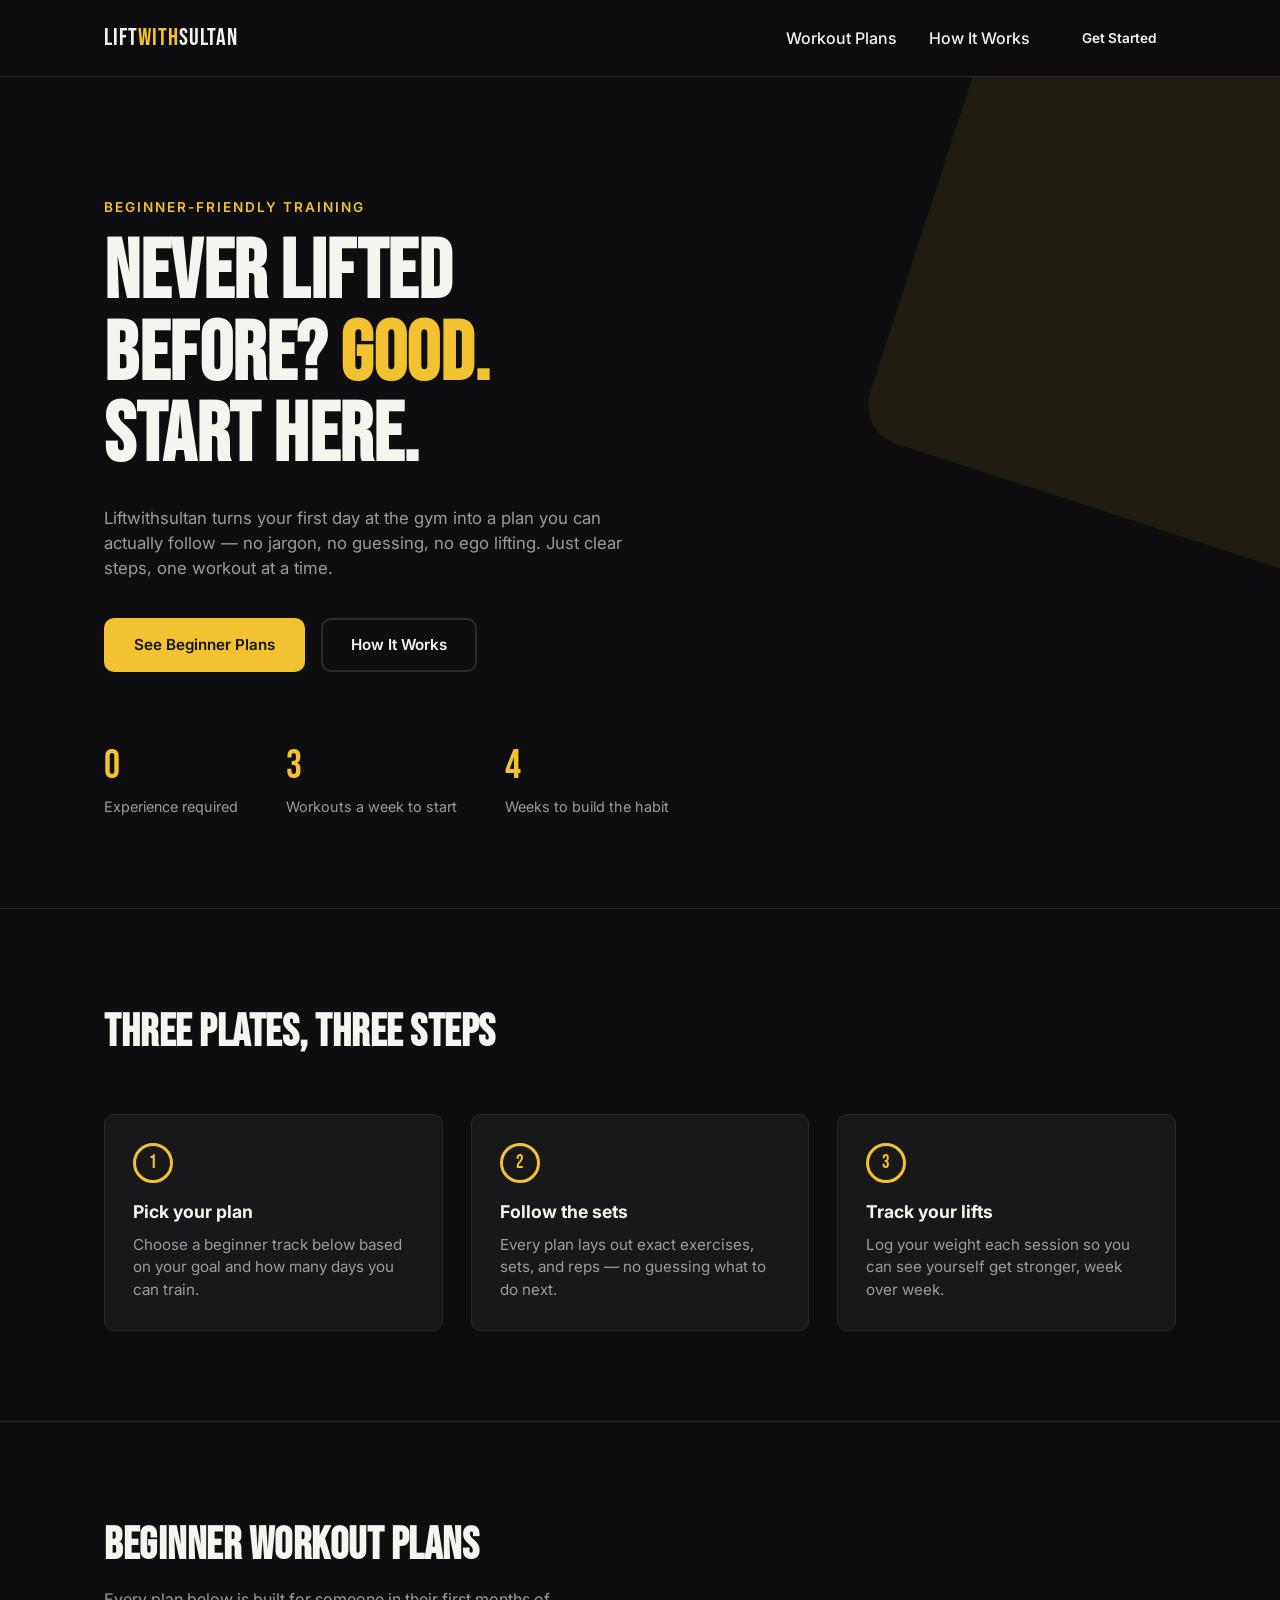
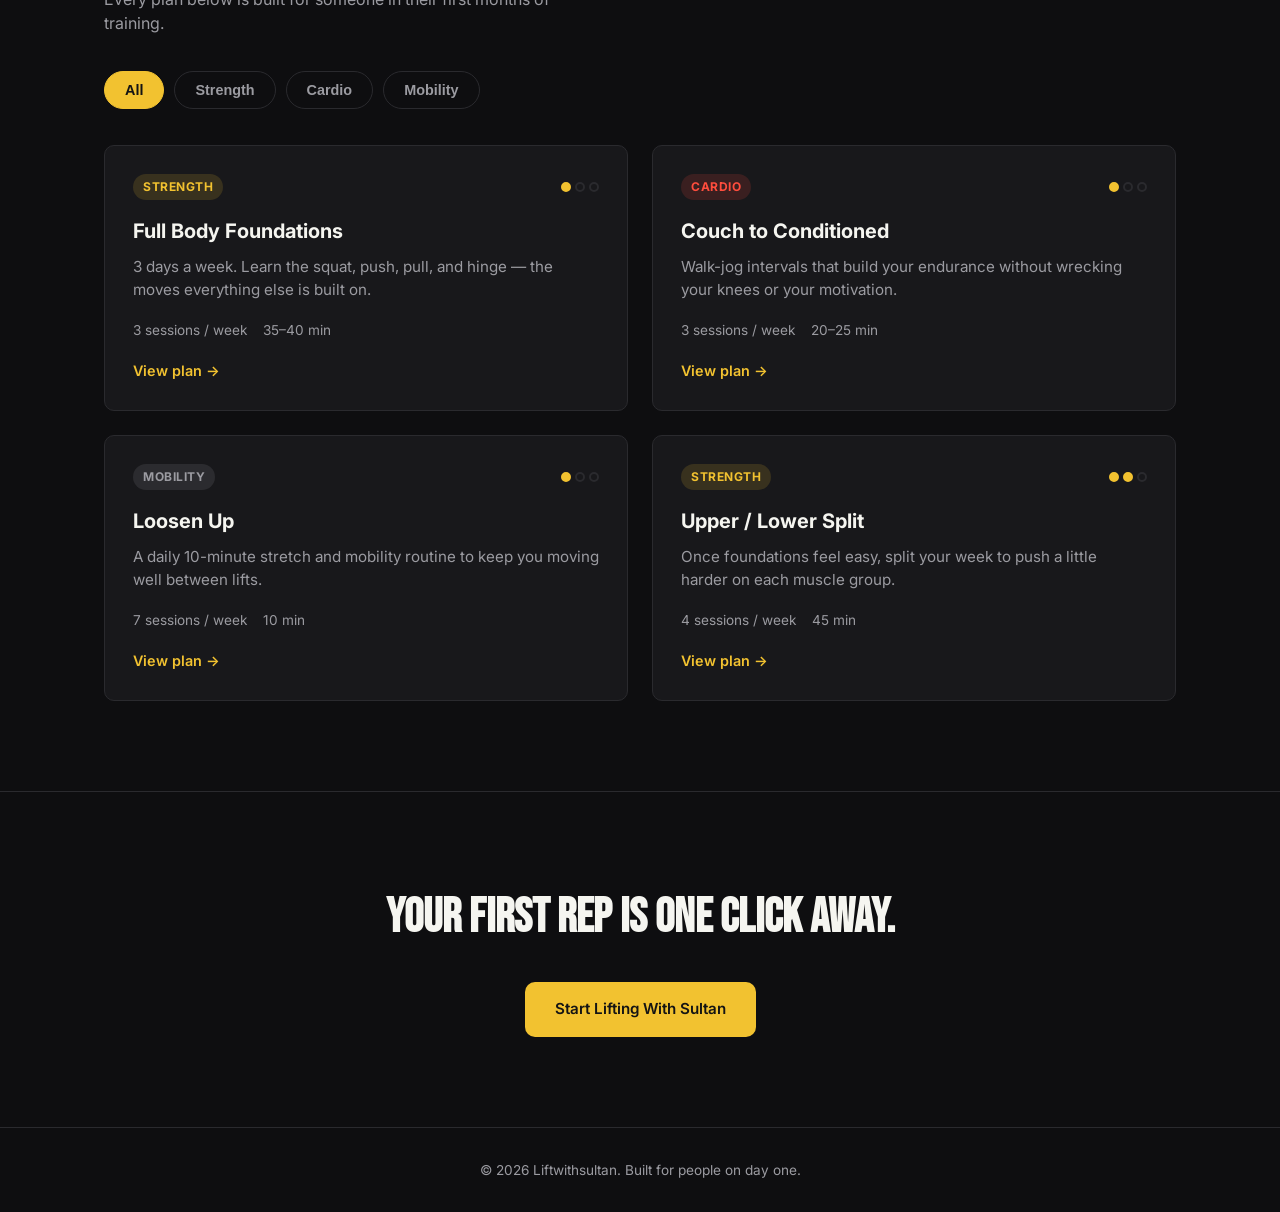
<file: index.html>
<!doctype html>
<html lang="en">
  <head>
    <meta charset="UTF-8" />
    <meta name="viewport" content="width=device-width, initial-scale=1.0" />
    <title>Liftwithsultan — Lift Without the Guesswork</title>
    <link rel="preconnect" href="https://fonts.googleapis.com" />
    <link rel="preconnect" href="https://fonts.gstatic.com" crossorigin />
    <link
      href="https://fonts.googleapis.com/css2?family=Bebas+Neue&family=Inter:wght@400;500;600;700&display=swap"
      rel="stylesheet"
    />
    <link rel="stylesheet" href="css/style.css" />
  </head>
  <body>
    <!-- ===== HEADER ===== -->
    <header class="site-header">
      <div class="container header-inner">
        <a href="#top" class="logo">LIFT<span>WITH</span>SULTAN</a>

        <nav class="nav" id="nav">
          <a href="#plans">Workout Plans</a>
          <a href="#how">How It Works</a>
          <a href="signup.html" class="btn btn-small">Get Started</a>
        </nav>

        <button
          class="nav-toggle"
          id="navToggle"
          aria-label="Toggle menu"
          aria-expanded="false"
        >
          <span></span><span></span><span></span>
        </button>
      </div>
    </header>

    <!-- ===== HERO ===== -->
    <section class="hero" id="top">
      <div class="hero-stripe" aria-hidden="true"></div>

      <div class="container hero-inner">
        <p class="eyebrow">Beginner-friendly training</p>
        <h1 class="hero-title">
          NEVER LIFTED<br />
          BEFORE? <span class="accent">GOOD.</span><br />
          START HERE.
        </h1>
        <p class="hero-sub">
          Liftwithsultan turns your first day at the gym into a plan you can
          actually follow — no jargon, no guessing, no ego lifting. Just clear
          steps, one workout at a time.
        </p>

        <div class="hero-actions">
          <a href="#plans" class="btn btn-primary">See Beginner Plans</a>
          <a href="#how" class="btn btn-ghost">How It Works</a>
        </div>

        <dl class="hero-stats">
          <div>
            <dt>0</dt>
            <dd>Experience required</dd>
          </div>
          <div>
            <dt>3</dt>
            <dd>Workouts a week to start</dd>
          </div>
          <div>
            <dt>4</dt>
            <dd>Weeks to build the habit</dd>
          </div>
        </dl>
      </div>
    </section>

    <!-- ===== HOW IT WORKS ===== -->
    <section class="how" id="how">
      <div class="container">
        <h2 class="section-title">Three plates, three steps</h2>
        <div class="how-grid">
          <div class="how-card">
            <span class="plate">1</span>
            <h3>Pick your plan</h3>
            <p>
              Choose a beginner track below based on your goal and how many days
              you can train.
            </p>
          </div>
          <div class="how-card">
            <span class="plate">2</span>
            <h3>Follow the sets</h3>
            <p>
              Every plan lays out exact exercises, sets, and reps — no guessing
              what to do next.
            </p>
          </div>
          <div class="how-card">
            <span class="plate">3</span>
            <h3>Track your lifts</h3>
            <p>
              Log your weight each session so you can see yourself get stronger,
              week over week.
            </p>
          </div>
        </div>
      </div>
    </section>

    <!-- ===== WORKOUT PLANS ===== -->
    <section class="plans" id="plans">
      <div class="container">
        <h2 class="section-title">Beginner workout plans</h2>
        <p class="section-sub">
          Every plan below is built for someone in their first months of
          training.
        </p>

        <div class="filter-tabs" id="filterTabs">
          <button class="tab active" data-filter="all">All</button>
          <button class="tab" data-filter="strength">Strength</button>
          <button class="tab" data-filter="cardio">Cardio</button>
          <button class="tab" data-filter="mobility">Mobility</button>
        </div>

        <div class="plan-grid" id="planGrid">
          <article class="plan-card" data-category="strength">
            <div class="plan-card-top">
              <span class="tag tag-strength">Strength</span>
              <span
                class="plate-rating"
                data-level="1"
                aria-label="Difficulty 1 of 3"
              >
                <span class="plate-dot filled"></span>
                <span class="plate-dot"></span>
                <span class="plate-dot"></span>
              </span>
            </div>
            <h3>Full Body Foundations</h3>
            <p>
              3 days a week. Learn the squat, push, pull, and hinge — the moves
              everything else is built on.
            </p>
            <ul class="plan-meta">
              <li>3 sessions / week</li>
              <li>35–40 min</li>
            </ul>
            <a href="#" class="plan-link">View plan &rarr;</a>
          </article>

          <article class="plan-card" data-category="cardio">
            <div class="plan-card-top">
              <span class="tag tag-cardio">Cardio</span>
              <span
                class="plate-rating"
                data-level="1"
                aria-label="Difficulty 1 of 3"
              >
                <span class="plate-dot filled"></span>
                <span class="plate-dot"></span>
                <span class="plate-dot"></span>
              </span>
            </div>
            <h3>Couch to Conditioned</h3>
            <p>
              Walk-jog intervals that build your endurance without wrecking your
              knees or your motivation.
            </p>
            <ul class="plan-meta">
              <li>3 sessions / week</li>
              <li>20–25 min</li>
            </ul>
            <a href="#" class="plan-link">View plan &rarr;</a>
          </article>

          <article class="plan-card" data-category="mobility">
            <div class="plan-card-top">
              <span class="tag tag-mobility">Mobility</span>
              <span
                class="plate-rating"
                data-level="1"
                aria-label="Difficulty 1 of 3"
              >
                <span class="plate-dot filled"></span>
                <span class="plate-dot"></span>
                <span class="plate-dot"></span>
              </span>
            </div>
            <h3>Loosen Up</h3>
            <p>
              A daily 10-minute stretch and mobility routine to keep you moving
              well between lifts.
            </p>
            <ul class="plan-meta">
              <li>7 sessions / week</li>
              <li>10 min</li>
            </ul>
            <a href="#" class="plan-link">View plan &rarr;</a>
          </article>

          <article class="plan-card" data-category="strength">
            <div class="plan-card-top">
              <span class="tag tag-strength">Strength</span>
              <span
                class="plate-rating"
                data-level="2"
                aria-label="Difficulty 2 of 3"
              >
                <span class="plate-dot filled"></span>
                <span class="plate-dot filled"></span>
                <span class="plate-dot"></span>
              </span>
            </div>
            <h3>Upper / Lower Split</h3>
            <p>
              Once foundations feel easy, split your week to push a little
              harder on each muscle group.
            </p>
            <ul class="plan-meta">
              <li>4 sessions / week</li>
              <li>45 min</li>
            </ul>
            <a href="#" class="plan-link">View plan &rarr;</a>
          </article>
        </div>

        <p class="empty-state" id="emptyState" hidden>
          No plans in this category yet — check back soon.
        </p>
      </div>
    </section>

    <!-- ===== CTA ===== -->
    <section class="cta">
      <div class="container cta-inner">
        <h2>Your first rep is one click away.</h2>
        <a href="signup.html" class="btn btn-primary"
          >Start Lifting With Sultan</a
        >
      </div>
    </section>

    <!-- ===== FOOTER ===== -->
    <footer class="site-footer">
      <div class="container">
        <p>&copy; 2026 Liftwithsultan. Built for people on day one.</p>
      </div>
    </footer>

    <script src="js/script.js"></script>
  </body>
</html>
</file>
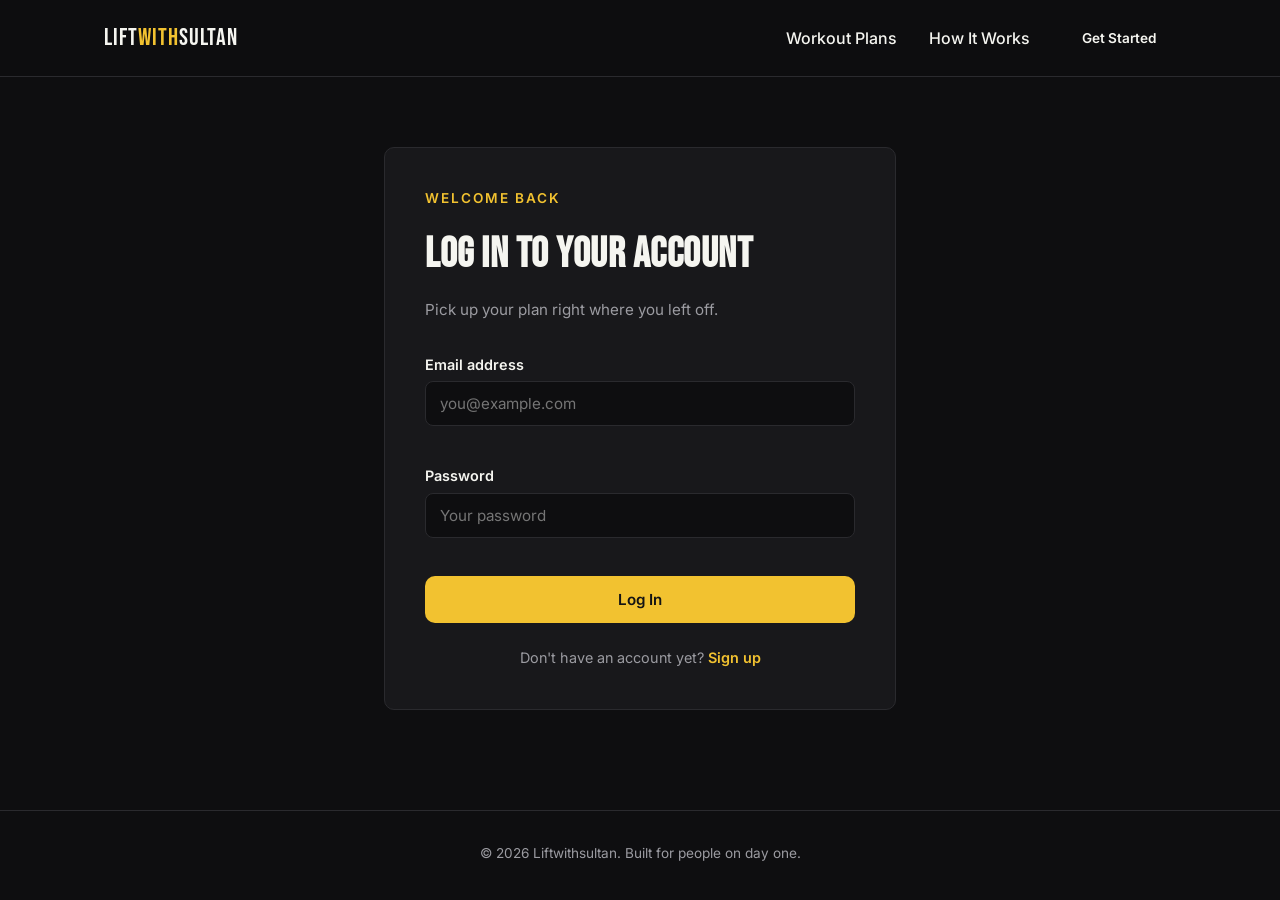
<file: login.html>
<!doctype html>
<html lang="en">
  <head>
    <meta charset="UTF-8" />
    <meta name="viewport" content="width=device-width, initial-scale=1.0" />
    <title>Log In — Liftwithsultan</title>
    <link rel="preconnect" href="https://fonts.googleapis.com" />
    <link rel="preconnect" href="https://fonts.gstatic.com" crossorigin />
    <link
      href="https://fonts.googleapis.com/css2?family=Bebas+Neue&family=Inter:wght@400;500;600;700&display=swap"
      rel="stylesheet"
    />
    <link rel="stylesheet" href="css/style.css" />
  </head>
  <body>
    <!-- ===== HEADER ===== -->
    <header class="site-header">
      <div class="container header-inner">
        <a href="index.html" class="logo">LIFT<span>WITH</span>SULTAN</a>
        <nav class="nav" id="nav">
          <a href="index.html#plans">Workout Plans</a>
          <a href="index.html#how">How It Works</a>
          <a href="signup.html" class="btn btn-small">Get Started</a>
        </nav>
        <button
          class="nav-toggle"
          id="navToggle"
          aria-label="Toggle menu"
          aria-expanded="false"
        >
          <span></span><span></span><span></span>
        </button>
      </div>
    </header>

    <!-- ===== LOG IN ===== -->
    <section class="auth-section">
      <div class="container auth-wrap auth-wrap-centered">
        <div class="auth-card">
          <p class="eyebrow">Welcome back</p>
          <h1 class="auth-title">Log in to your account</h1>
          <p class="auth-sub">Pick up your plan right where you left off.</p>

          <form id="loginForm" class="auth-form" novalidate>
            <div class="form-group">
              <label for="loginEmail">Email address</label>
              <input
                type="email"
                id="loginEmail"
                name="loginEmail"
                placeholder="you@example.com"
                autocomplete="email"
                required
              />
              <span class="field-error" data-for="loginEmail"></span>
            </div>

            <div class="form-group">
              <label for="loginPassword">Password</label>
              <input
                type="password"
                id="loginPassword"
                name="loginPassword"
                placeholder="Your password"
                autocomplete="current-password"
                required
              />
              <span class="field-error" data-for="loginPassword"></span>
            </div>

            <button type="submit" class="btn btn-primary btn-full">
              Log In
            </button>

            <p id="loginSuccess" class="form-success" hidden>
              Logged in! (This is a UI demo — no real account was checked.)
            </p>
          </form>

          <p class="auth-switch">
            Don't have an account yet? <a href="signup.html">Sign up</a>
          </p>
        </div>
      </div>
    </section>

    <!-- ===== FOOTER ===== -->
    <footer class="site-footer">
      <div class="container">
        <p>&copy; 2026 Liftwithsultan. Built for people on day one.</p>
      </div>
    </footer>

    <script src="js/script.js"></script>
    <script src="js/login.js"></script>
  </body>
</html>
</file>
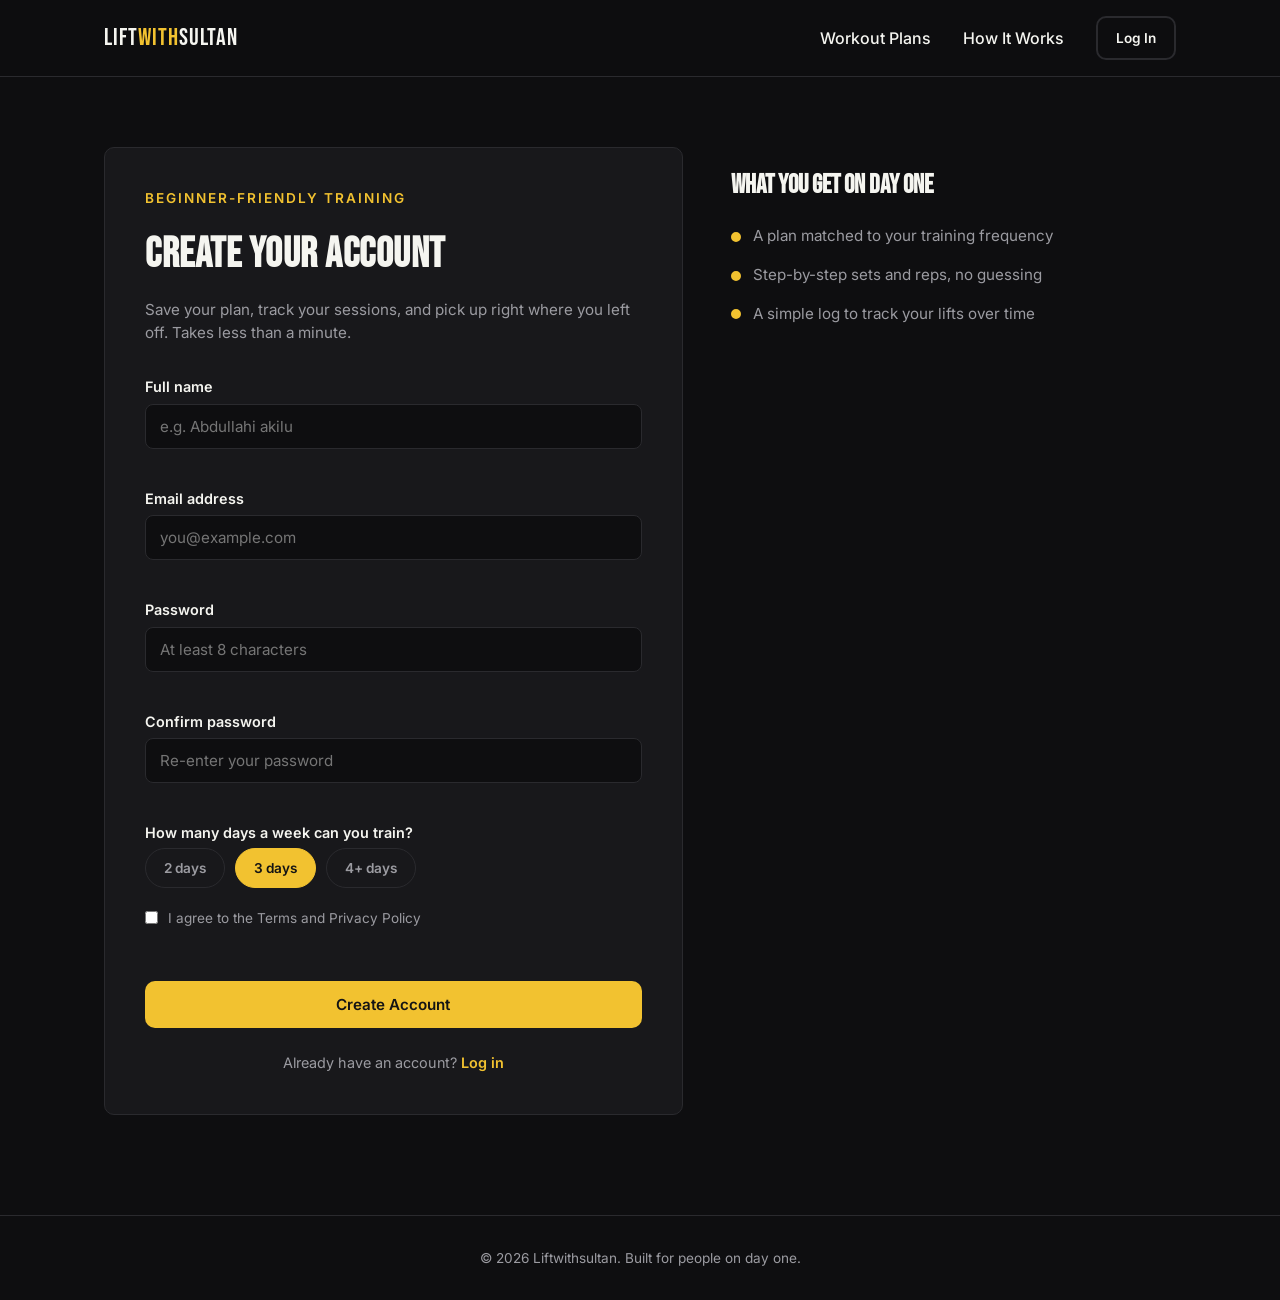
<file: signup.html>
<!doctype html>
<html lang="en">
  <head>
    <meta charset="UTF-8" />
    <meta name="viewport" content="width=device-width, initial-scale=1.0" />
    <title>Sign Up — Liftwithsultan</title>
    <link rel="preconnect" href="https://fonts.googleapis.com" />
    <link rel="preconnect" href="https://fonts.gstatic.com" crossorigin />
    <link
      href="https://fonts.googleapis.com/css2?family=Bebas+Neue&family=Inter:wght@400;500;600;700&display=swap"
      rel="stylesheet"
    />
    <link rel="stylesheet" href="css/style.css" />
  </head>
  <body>
    <!-- ===== HEADER ===== -->
    <header class="site-header">
      <div class="container header-inner">
        <a href="index.html" class="logo">LIFT<span>WITH</span>SULTAN</a>
        <nav class="nav" id="nav">
          <a href="index.html#plans">Workout Plans</a>
          <a href="index.html#how">How It Works</a>
          <a href="login.html" class="btn btn-small btn-ghost">Log In</a>
        </nav>
        <button
          class="nav-toggle"
          id="navToggle"
          aria-label="Toggle menu"
          aria-expanded="false"
        >
          <span></span><span></span><span></span>
        </button>
      </div>
    </header>

    <!-- ===== SIGN UP ===== -->
    <section class="auth-section">
      <div class="container auth-wrap">
        <div class="auth-card">
          <p class="eyebrow">Beginner-friendly training</p>
          <h1 class="auth-title">Create your account</h1>
          <p class="auth-sub">
            Save your plan, track your sessions, and pick up right where you
            left off. Takes less than a minute.
          </p>

          <form id="signupForm" class="auth-form" novalidate>
            <div class="form-group">
              <label for="fullName">Full name</label>
              <input
                type="text"
                id="fullName"
                name="fullName"
                placeholder="e.g. Abdullahi akilu"
                autocomplete="name"
                required
              />
              <span class="field-error" data-for="fullName"></span>
            </div>

            <div class="form-group">
              <label for="email">Email address</label>
              <input
                type="email"
                id="email"
                name="email"
                placeholder="you@example.com"
                autocomplete="email"
                required
              />
              <span class="field-error" data-for="email"></span>
            </div>

            <div class="form-group">
              <label for="password">Password</label>
              <input
                type="password"
                id="password"
                name="password"
                placeholder="At least 8 characters"
                autocomplete="new-password"
                required
                minlength="8"
              />
              <span class="field-error" data-for="password"></span>
            </div>

            <div class="form-group">
              <label for="confirmPassword">Confirm password</label>
              <input
                type="password"
                id="confirmPassword"
                name="confirmPassword"
                placeholder="Re-enter your password"
                autocomplete="new-password"
                required
              />
              <span class="field-error" data-for="confirmPassword"></span>
            </div>

            <fieldset class="form-group">
              <legend>How many days a week can you train?</legend>
              <div class="radio-row">
                <label class="radio-pill">
                  <input type="radio" name="frequency" value="2" />
                  <span>2 days</span>
                </label>
                <label class="radio-pill">
                  <input type="radio" name="frequency" value="3" checked />
                  <span>3 days</span>
                </label>
                <label class="radio-pill">
                  <input type="radio" name="frequency" value="4" />
                  <span>4+ days</span>
                </label>
              </div>
            </fieldset>

            <label class="checkbox-row">
              <input type="checkbox" id="terms" name="terms" required />
              <span>I agree to the Terms and Privacy Policy</span>
            </label>
            <span class="field-error" data-for="terms"></span>

            <button type="submit" class="btn btn-primary btn-full">
              Create Account
            </button>

            <p id="formSuccess" class="form-success" hidden>
              You're all set! (This is a UI demo — no account has actually been
              created.)
            </p>
          </form>

          <p class="auth-switch">
            Already have an account? <a href="login.html">Log in</a>
          </p>
        </div>

        <div class="auth-side">
          <h2>What you get on day one</h2>
          <ul class="auth-benefits">
            <li>
              <span class="plate-dot filled"></span> A plan matched to your
              training frequency
            </li>
            <li>
              <span class="plate-dot filled"></span> Step-by-step sets and reps,
              no guessing
            </li>
            <li>
              <span class="plate-dot filled"></span> A simple log to track your
              lifts over time
            </li>
          </ul>
        </div>
      </div>
    </section>

    <!-- ===== FOOTER ===== -->
    <footer class="site-footer">
      <div class="container">
        <p>&copy; 2026 Liftwithsultan. Built for people on day one.</p>
      </div>
    </footer>

    <script src="js/script.js"></script>
    <script src="js/signup.js"></script>
  </body>
</html>
</file>
<file: css/style.css>
/* =========================================
   LIFTWITHSULTAN — STYLES
   Theme: dark "gym floor" background with an
   iron-plate yellow accent and a red-orange
   used only for emphasis (intensity/CTA).
   ========================================= */

:root {
  /* colors */
  --bg: #0e0e10;
  --bg-card: #18181b;
  --bg-card-hover: #1f1f23;
  --text: #f5f5f0;
  --text-muted: #9b9ba1;
  --accent: #f2c230; /* iron plate yellow */
  --accent-dark: #c99b1c;
  --intensity: #ff4d3d; /* red-orange, used sparingly */
  --border: #2a2a2e;

  /* type */
  --font-display: "Bebas Neue", "Arial Narrow", sans-serif;
  --font-body: "Inter", -apple-system, sans-serif;

  /* layout */
  --max-width: 1120px;
  --radius: 10px;
}

* {
  box-sizing: border-box;
  margin: 0;
  padding: 0;
}

html {
  scroll-behavior: smooth;
}

body {
  background: var(--bg);
  color: var(--text);
  font-family: var(--font-body);
  line-height: 1.5;
}

img {
  max-width: 100%;
  display: block;
}

a {
  color: inherit;
  text-decoration: none;
}

.container {
  max-width: var(--max-width);
  margin: 0 auto;
  padding: 0 24px;
}

/* ===== Buttons ===== */
.btn {
  display: inline-block;
  padding: 14px 28px;
  border-radius: var(--radius);
  font-weight: 600;
  font-size: 0.95rem;
  border: 2px solid transparent;
  transition:
    transform 0.15s ease,
    background 0.15s ease;
}

.btn:hover {
  transform: translateY(-2px);
}

.btn-primary {
  background: var(--accent);
  color: #141414;
}

.btn-primary:hover {
  background: var(--intensity);
  color: #fff;
}

.btn-ghost {
  border-color: var(--border);
  color: var(--text);
}

.btn-ghost:hover {
  border-color: var(--accent);
}

.btn-small {
  padding: 10px 18px;
  font-size: 0.85rem;
}

/* ===== Header ===== */
.site-header {
  position: sticky;
  top: 0;
  z-index: 50;
  background: rgba(14, 14, 16, 0.9);
  backdrop-filter: blur(6px);
  border-bottom: 1px solid var(--border);
}

.header-inner {
  display: flex;
  align-items: center;
  justify-content: space-between;
  height: 76px;
}

.logo {
  font-family: var(--font-display);
  font-size: 1.5rem;
  letter-spacing: 1px;
}

.logo span {
  color: var(--accent);
}

.nav {
  display: flex;
  align-items: center;
  gap: 32px;
  font-weight: 500;
}

.nav a:not(.btn):hover {
  color: var(--accent);
}

.nav-toggle {
  display: none;
  flex-direction: column;
  justify-content: center;
  gap: 5px;
  width: 32px;
  height: 32px;
  background: none;
  border: none;
  cursor: pointer;
}

.nav-toggle span {
  display: block;
  height: 2px;
  background: var(--text);
}

/* ===== Hero ===== */
.hero {
  position: relative;
  overflow: hidden;
  padding: 120px 0 90px;
}

.hero-stripe {
  position: absolute;
  top: -40px;
  right: -120px;
  width: 480px;
  height: 480px;
  background: var(--accent);
  opacity: 0.08;
  transform: rotate(18deg);
  border-radius: 40px;
}

.hero-inner {
  position: relative;
}

.eyebrow {
  color: var(--accent);
  font-weight: 600;
  text-transform: uppercase;
  letter-spacing: 2px;
  font-size: 0.85rem;
  margin-bottom: 16px;
}

.hero-title {
  font-family: var(--font-display);
  font-size: clamp(2.8rem, 7vw, 5.2rem);
  line-height: 0.98;
  letter-spacing: 0.5px;
  max-width: 780px;
}

.hero-title .accent {
  color: var(--accent);
}

.hero-sub {
  margin-top: 28px;
  max-width: 520px;
  color: var(--text-muted);
  font-size: 1.05rem;
}

.hero-actions {
  margin-top: 36px;
  display: flex;
  gap: 16px;
  flex-wrap: wrap;
}

.hero-stats {
  margin-top: 64px;
  display: flex;
  gap: 48px;
  flex-wrap: wrap;
}

.hero-stats dt {
  font-family: var(--font-display);
  font-size: 2.5rem;
  color: var(--accent);
}

.hero-stats dd {
  color: var(--text-muted);
  font-size: 0.9rem;
}

/* ===== Section shared ===== */
.section-title {
  font-family: var(--font-display);
  font-size: clamp(2rem, 4vw, 2.8rem);
  letter-spacing: 0.5px;
}

.section-sub {
  color: var(--text-muted);
  margin-top: 8px;
  max-width: 480px;
}

/* ===== How it works ===== */
.how {
  padding: 90px 0;
  border-top: 1px solid var(--border);
}

.how-grid {
  margin-top: 48px;
  display: grid;
  grid-template-columns: repeat(3, 1fr);
  gap: 28px;
}

.how-card {
  background: var(--bg-card);
  border: 1px solid var(--border);
  border-radius: var(--radius);
  padding: 28px;
}

.plate {
  display: inline-flex;
  align-items: center;
  justify-content: center;
  width: 40px;
  height: 40px;
  border-radius: 50%;
  border: 3px solid var(--accent);
  color: var(--accent);
  font-family: var(--font-display);
  font-size: 1.2rem;
  margin-bottom: 16px;
}

.how-card h3 {
  margin-bottom: 8px;
  font-size: 1.1rem;
}

.how-card p {
  color: var(--text-muted);
  font-size: 0.95rem;
}

/* ===== Plans ===== */
.plans {
  padding: 90px 0;
  border-top: 1px solid var(--border);
}

.filter-tabs {
  display: flex;
  gap: 10px;
  margin: 36px 0;
  flex-wrap: wrap;
}

.tab {
  background: transparent;
  border: 1px solid var(--border);
  color: var(--text-muted);
  padding: 10px 20px;
  border-radius: 999px;
  font-weight: 600;
  font-size: 0.9rem;
  cursor: pointer;
  transition: all 0.15s ease;
}

.tab:hover {
  border-color: var(--accent);
  color: var(--text);
}

.tab.active {
  background: var(--accent);
  border-color: var(--accent);
  color: #141414;
}

.plan-grid {
  display: grid;
  grid-template-columns: repeat(2, 1fr);
  gap: 24px;
}

.plan-card {
  background: var(--bg-card);
  border: 1px solid var(--border);
  border-radius: var(--radius);
  padding: 28px;
  transition:
    background 0.15s ease,
    transform 0.15s ease;
}

.plan-card:hover {
  background: var(--bg-card-hover);
  transform: translateY(-3px);
}

.plan-card-top {
  display: flex;
  justify-content: space-between;
  align-items: center;
  margin-bottom: 16px;
}

.tag {
  font-size: 0.75rem;
  font-weight: 700;
  text-transform: uppercase;
  letter-spacing: 0.5px;
  padding: 4px 10px;
  border-radius: 999px;
}

.tag-strength {
  background: rgba(242, 194, 48, 0.15);
  color: var(--accent);
}

.tag-cardio {
  background: rgba(255, 77, 61, 0.15);
  color: var(--intensity);
}

.tag-mobility {
  background: rgba(155, 155, 161, 0.15);
  color: var(--text-muted);
}

.plate-rating {
  display: inline-flex;
  gap: 4px;
}

.plate-dot {
  width: 10px;
  height: 10px;
  border-radius: 50%;
  border: 2px solid var(--border);
}

.plate-dot.filled {
  background: var(--accent);
  border-color: var(--accent);
}

.plan-card h3 {
  font-size: 1.25rem;
  margin-bottom: 10px;
}

.plan-card p {
  color: var(--text-muted);
  font-size: 0.95rem;
  margin-bottom: 18px;
}

.plan-meta {
  list-style: none;
  display: flex;
  gap: 16px;
  font-size: 0.85rem;
  color: var(--text-muted);
  margin-bottom: 18px;
}

.plan-link {
  color: var(--accent);
  font-weight: 600;
  font-size: 0.9rem;
}

.plan-card.hidden {
  display: none;
}

.empty-state {
  color: var(--text-muted);
  text-align: center;
  padding: 40px 0;
}

/* ===== CTA ===== */
.cta {
  padding: 90px 0;
  border-top: 1px solid var(--border);
  text-align: center;
}

.cta-inner h2 {
  font-family: var(--font-display);
  font-size: clamp(2rem, 5vw, 3rem);
  margin-bottom: 28px;
}

/* ===== Footer ===== */
.site-footer {
  border-top: 1px solid var(--border);
  padding: 32px 0;
  text-align: center;
  color: var(--text-muted);
  font-size: 0.85rem;
}

/* ===== Responsive ===== */
@media (max-width: 860px) {
  .how-grid {
    grid-template-columns: 1fr;
  }

  .plan-grid {
    grid-template-columns: 1fr;
  }
}

@media (max-width: 720px) {
  .nav {
    position: absolute;
    top: 76px;
    left: 0;
    right: 0;
    background: var(--bg);
    border-bottom: 1px solid var(--border);
    flex-direction: column;
    align-items: flex-start;
    gap: 0;
    padding: 0 24px;
    max-height: 0;
    overflow: hidden;
    transition: max-height 0.25s ease;
  }

  .nav.open {
    max-height: 260px;
    padding: 16px 24px;
  }

  .nav a {
    padding: 12px 0;
    width: 100%;
    border-bottom: 1px solid var(--border);
  }

  .nav a.btn {
    margin-top: 12px;
    border-bottom: none;
    text-align: center;
  }

  .nav-toggle {
    display: flex;
  }

  .hero {
    padding: 90px 0 60px;
  }

  .hero-stats {
    gap: 32px;
  }
}

@media (prefers-reduced-motion: reduce) {
  html {
    scroll-behavior: auto;
  }

  .btn,
  .plan-card,
  .nav {
    transition: none;
  }
}

/* =========================================
   SIGN UP / AUTH PAGES
   ========================================= */

.auth-section {
  padding: 70px 0 100px;
}

.auth-wrap {
  display: grid;
  grid-template-columns: 1.3fr 1fr;
  gap: 48px;
  align-items: start;
}

.auth-card {
  background: var(--bg-card);
  border: 1px solid var(--border);
  border-radius: var(--radius);
  padding: 40px;
}

.auth-title {
  font-family: var(--font-display);
  font-size: clamp(2rem, 4vw, 2.6rem);
  margin: 10px 0 12px;
  letter-spacing: 0.5px;
}

.auth-sub {
  color: var(--text-muted);
  margin-bottom: 32px;
  font-size: 0.95rem;
}

.auth-form {
  display: flex;
  flex-direction: column;
  gap: 20px;
}

.form-group {
  display: flex;
  flex-direction: column;
  gap: 6px;
  border: none;
  padding: 0;
}

.form-group label,
.form-group legend {
  font-size: 0.9rem;
  font-weight: 600;
  color: var(--text);
  padding: 0;
}

.form-group input[type="text"],
.form-group input[type="email"],
.form-group input[type="password"] {
  background: var(--bg);
  border: 1px solid var(--border);
  border-radius: 8px;
  padding: 12px 14px;
  color: var(--text);
  font-family: var(--font-body);
  font-size: 0.95rem;
}

.form-group input:focus {
  outline: none;
  border-color: var(--accent);
}

.form-group input.invalid {
  border-color: var(--intensity);
}

.field-error {
  color: var(--intensity);
  font-size: 0.8rem;
  min-height: 1em;
}

.radio-row {
  display: flex;
  gap: 10px;
  margin-top: 4px;
}

.radio-pill {
  position: relative;
}

.radio-pill input {
  position: absolute;
  opacity: 0;
  inset: 0;
  cursor: pointer;
}

.radio-pill span {
  display: inline-block;
  padding: 9px 18px;
  border: 1px solid var(--border);
  border-radius: 999px;
  font-size: 0.85rem;
  color: var(--text-muted);
}

.radio-pill input:checked + span {
  background: var(--accent);
  border-color: var(--accent);
  color: #141414;
  font-weight: 600;
}

.checkbox-row {
  display: flex;
  align-items: flex-start;
  gap: 10px;
  font-size: 0.85rem;
  color: var(--text-muted);
}

.checkbox-row input {
  margin-top: 3px;
}

.btn-full {
  width: 100%;
  text-align: center;
  border: none;
  cursor: pointer;
  font-family: var(--font-body);
}

.form-success {
  background: rgba(242, 194, 48, 0.12);
  border: 1px solid var(--accent);
  border-radius: 8px;
  padding: 12px 16px;
  font-size: 0.85rem;
  color: var(--accent);
}

.auth-switch {
  margin-top: 24px;
  text-align: center;
  font-size: 0.9rem;
  color: var(--text-muted);
}

.auth-switch a {
  color: var(--accent);
  font-weight: 600;
}

.auth-side {
  padding-top: 20px;
}

.auth-side h2 {
  font-family: var(--font-display);
  font-size: 1.6rem;
  margin-bottom: 20px;
}

.auth-benefits {
  list-style: none;
  display: flex;
  flex-direction: column;
  gap: 16px;
}

.auth-benefits li {
  display: flex;
  align-items: center;
  gap: 12px;
  color: var(--text-muted);
  font-size: 0.95rem;
}

.auth-benefits .plate-dot {
  width: 10px;
  height: 10px;
  flex-shrink: 0;
}

@media (max-width: 860px) {
  .auth-wrap {
    grid-template-columns: 1fr;
  }

  .auth-card {
    padding: 28px;
  }
}

.auth-wrap-centered {
  grid-template-columns: 1fr;
  max-width: 560px;
  margin: 0 auto;
}
</file>
